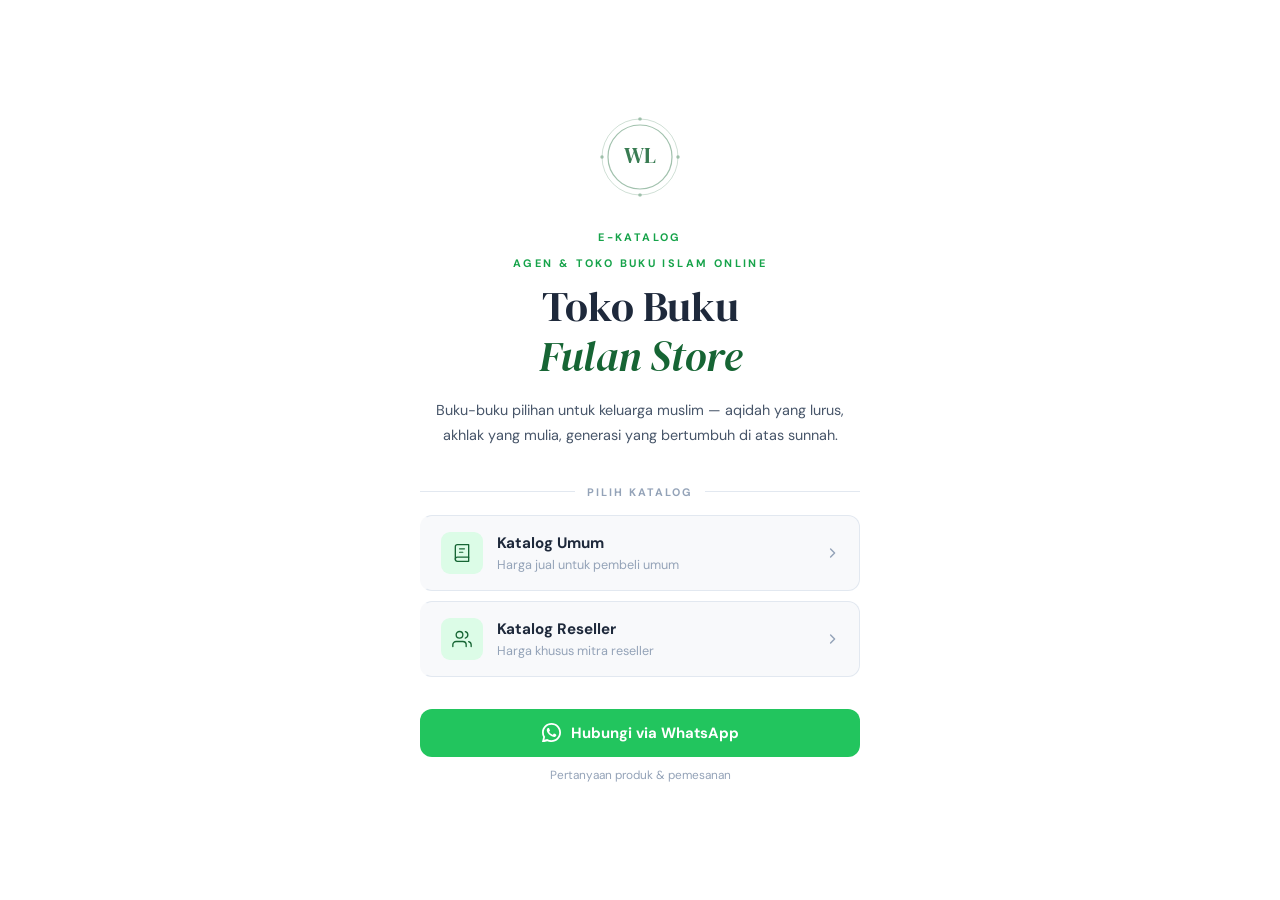
<file: index.html>
<!DOCTYPE html>
<html lang="id">
<head>
  <meta charset="UTF-8">
  <meta name="viewport" content="width=device-width, initial-scale=1.0">
  <title>Pustaka Salafiyah – Salafi Kids</title>
  <link rel="preconnect" href="https://fonts.googleapis.com">
  <link rel="preconnect" href="https://fonts.gstatic.com" crossorigin>
  <link href="https://fonts.googleapis.com/css2?family=DM+Sans:ital,wght@0,400;0,500;0,600;0,700;0,800;1,400&family=DM+Serif+Display:ital@0;1&display=swap" rel="stylesheet">
  <link rel="stylesheet" href="style.css">
</head>
<body class="home-page">

  <main class="home-center">

    <!-- Monogram logo mark -->
    <div class="home-logomark" aria-hidden="true">
      <svg viewBox="0 0 80 80" fill="none" xmlns="http://www.w3.org/2000/svg" width="80" height="80">
        <!-- Cincin luar -->
        <circle cx="40" cy="40" r="38" stroke="#166534" stroke-width="0.8" opacity="0.25"/>
        <!-- Cincin dalam -->
        <circle cx="40" cy="40" r="32" stroke="#166534" stroke-width="1.2" opacity="0.4"/>
        <!-- Dots pada cincin luar di 4 titik kardinal -->
        <circle cx="40" cy="2"  r="1.8" fill="#166534" opacity="0.35"/>
        <circle cx="40" cy="78" r="1.8" fill="#166534" opacity="0.35"/>
        <circle cx="2"  cy="40" r="1.8" fill="#166534" opacity="0.35"/>
        <circle cx="78" cy="40" r="1.8" fill="#166534" opacity="0.35"/>
        <!-- Monogram WL -->
        <text x="40" y="46"
          font-family="DM Serif Display, Georgia, serif"
          font-size="22"
          font-weight="400"
          text-anchor="middle"
          fill="#166534"
          opacity="0.85">WL</text>
      </svg>
    </div>

    <!-- Brand -->
    <header class="home-header">
      <p class="home-eyebrow">E-Katalog</p>
      <p class="home-eyebrow">Agen & Toko Buku Islam Online</p>
      <h1 class="home-brand-name">
        Toko Buku<br>
        <em>Fulan Store</em>
      </h1>
      <p class="home-tagline">
        Buku-buku pilihan untuk keluarga muslim — aqidah yang lurus, akhlak yang mulia, generasi yang bertumbuh di atas sunnah.
      </p>
    </header>

    <!-- Nav section -->
    <section class="home-nav-section">
      <div class="section-rule">
        <span></span>
        <p>Pilih Katalog</p>
        <span></span>
      </div>

      <nav class="home-nav">
        <a href="umum.html" class="nav-card">
          <div class="nav-card-icon">
            <svg viewBox="0 0 24 24" fill="none" width="20" height="20">
              <path d="M4 19.5A2.5 2.5 0 016.5 17H20" stroke="currentColor" stroke-width="1.6" stroke-linecap="round"/>
              <path d="M6.5 2H20v20H6.5A2.5 2.5 0 014 19.5v-15A2.5 2.5 0 016.5 2z" stroke="currentColor" stroke-width="1.6" stroke-linejoin="round"/>
              <line x1="9" y1="7"  x2="15" y2="7"  stroke="currentColor" stroke-width="1.3" stroke-linecap="round"/>
              <line x1="9" y1="11" x2="13" y2="11" stroke="currentColor" stroke-width="1.3" stroke-linecap="round"/>
            </svg>
          </div>
          <div class="nav-card-body">
            <strong>Katalog Umum</strong>
            <span>Harga jual untuk pembeli umum</span>
          </div>
          <svg class="nav-card-chevron" viewBox="0 0 20 20" fill="none" width="16" height="16">
            <path d="M7 5l5 5-5 5" stroke="currentColor" stroke-width="1.8" stroke-linecap="round" stroke-linejoin="round"/>
          </svg>
        </a>

        <a href="reseller.html" class="nav-card">
          <div class="nav-card-icon">
            <svg viewBox="0 0 24 24" fill="none" width="20" height="20">
              <path d="M17 21v-2a4 4 0 00-4-4H5a4 4 0 00-4 4v2" stroke="currentColor" stroke-width="1.6" stroke-linecap="round"/>
              <circle cx="9" cy="7" r="4" stroke="currentColor" stroke-width="1.6"/>
              <path d="M23 21v-2a4 4 0 00-3-3.87M16 3.13a4 4 0 010 7.75" stroke="currentColor" stroke-width="1.6" stroke-linecap="round"/>
            </svg>
          </div>
          <div class="nav-card-body">
            <strong>Katalog Reseller</strong>
            <span>Harga khusus mitra reseller</span>
          </div>
          <svg class="nav-card-chevron" viewBox="0 0 20 20" fill="none" width="16" height="16">
            <path d="M7 5l5 5-5 5" stroke="currentColor" stroke-width="1.8" stroke-linecap="round" stroke-linejoin="round"/>
          </svg>
        </a>
      </nav>
    </section>

    <!-- WA -->
    <footer class="home-footer">
      <a href="https://wa.me/6287738426088" target="_blank" class="wa-btn">
        <svg viewBox="0 0 24 24" fill="currentColor" width="19" height="19">
          <path d="M17.472 14.382c-.297-.149-1.758-.867-2.03-.967-.273-.099-.471-.148-.67.15-.197.297-.767.966-.94 1.164-.173.199-.347.223-.644.075-.297-.15-1.255-.463-2.39-1.475-.883-.788-1.48-1.761-1.653-2.059-.173-.297-.018-.458.13-.606.134-.133.298-.347.446-.52.149-.174.198-.298.298-.497.099-.198.05-.371-.025-.52-.075-.149-.669-1.612-.916-2.207-.242-.579-.487-.5-.669-.51-.173-.008-.371-.01-.57-.01-.198 0-.52.074-.792.372-.272.297-1.04 1.016-1.04 2.479 0 1.462 1.065 2.875 1.213 3.074.149.198 2.096 3.2 5.077 4.487.709.306 1.262.489 1.694.625.712.227 1.36.195 1.871.118.571-.085 1.758-.719 2.006-1.413.248-.694.248-1.289.173-1.413-.074-.124-.272-.198-.57-.347z"/>
          <path d="M12 0C5.373 0 0 5.373 0 12c0 2.117.549 4.107 1.51 5.833L.057 23.571a.75.75 0 00.921.921l5.739-1.453A11.943 11.943 0 0012 24c6.627 0 12-5.373 12-12S18.627 0 12 0zm0 21.75a9.728 9.728 0 01-4.964-1.356l-.355-.211-3.685.933.949-3.591-.232-.369A9.722 9.722 0 012.25 12C2.25 6.615 6.615 2.25 12 2.25S21.75 6.615 21.75 12 17.385 21.75 12 21.75z"/>
        </svg>
        Hubungi via WhatsApp
      </a>
      <p class="wa-note">Pertanyaan produk &amp; pemesanan</p>
    </footer>

  </main>

</body>
</html>
</file>
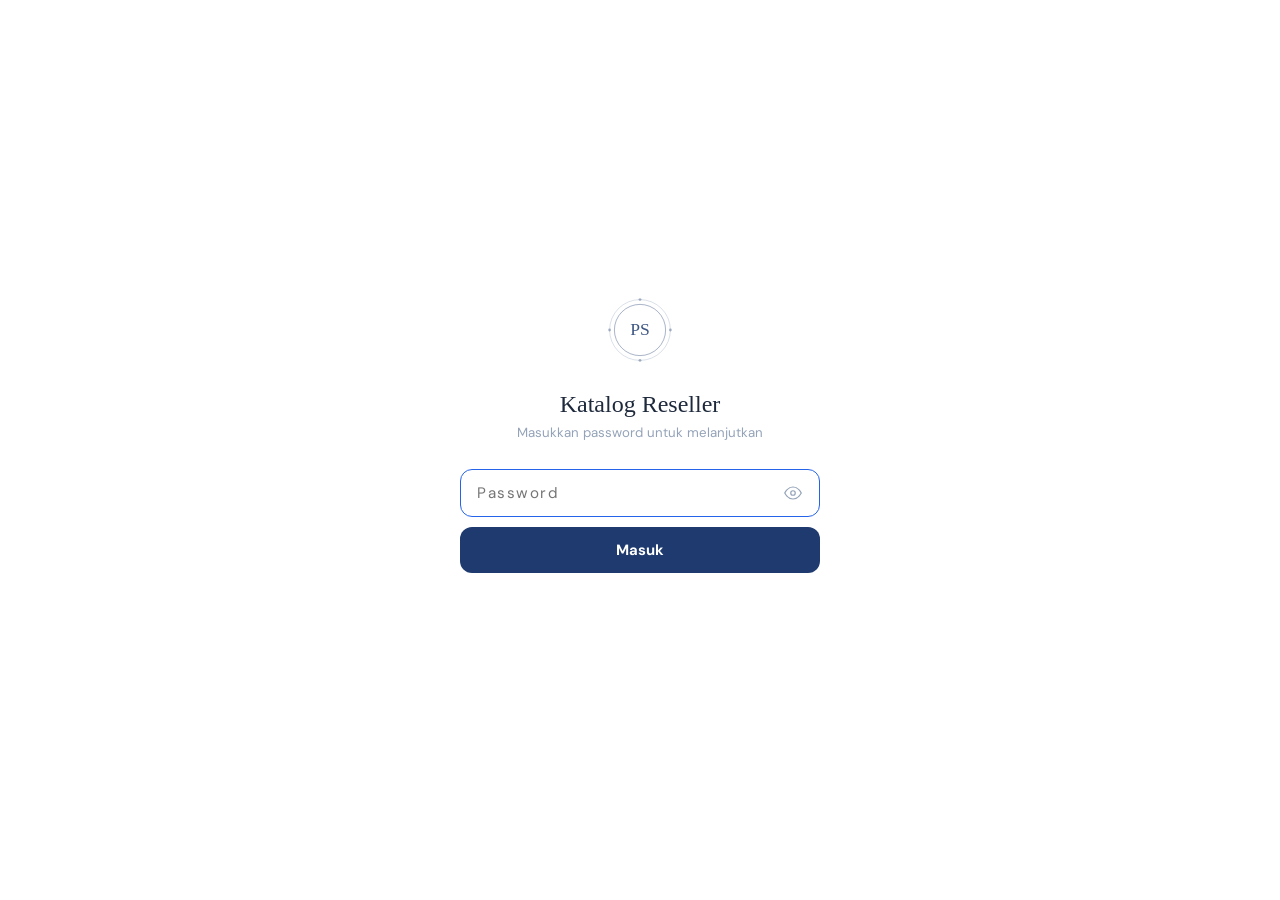
<file: reseller.html>
<!DOCTYPE html>
<html lang="id">
<head>
  <meta charset="UTF-8">
  <meta name="viewport" content="width=device-width, initial-scale=1.0">
  <title>Katalog Reseller – Pustaka Salafiyah</title>
  <link rel="preconnect" href="https://fonts.googleapis.com">
  <link rel="preconnect" href="https://fonts.gstatic.com" crossorigin>
  <link href="https://fonts.googleapis.com/css2?family=DM+Sans:wght@400;500;600;700;800&display=swap" rel="stylesheet">
  <link rel="stylesheet" href="style.css">
</head>
<body class="catalog-page reseller-page">

<!-- Password Gate -->
<div class="pw-gate" id="pwGate">
  <div class="pw-box">
    <div class="pw-logo">
      <svg viewBox="0 0 80 80" fill="none" width="64" height="64">
        <circle cx="40" cy="40" r="38" stroke="#1E3A6E" stroke-width="0.8" opacity="0.25"/>
        <circle cx="40" cy="40" r="32" stroke="#1E3A6E" stroke-width="1.2" opacity="0.4"/>
        <circle cx="40" cy="2"  r="1.8" fill="#1E3A6E" opacity="0.35"/>
        <circle cx="40" cy="78" r="1.8" fill="#1E3A6E" opacity="0.35"/>
        <circle cx="2"  cy="40" r="1.8" fill="#1E3A6E" opacity="0.35"/>
        <circle cx="78" cy="40" r="1.8" fill="#1E3A6E" opacity="0.35"/>
        <text x="40" y="46" font-family="Georgia, serif" font-size="22"
          text-anchor="middle" fill="#1E3A6E" opacity="0.85">PS</text>
      </svg>
    </div>
    <p class="pw-title">Katalog Reseller</p>
    <p class="pw-sub">Masukkan password untuk melanjutkan</p>
    <div class="pw-input-wrap">
      <input class="pw-input" type="password" id="pwInput"
        placeholder="Password" autocomplete="current-password">
      <button class="pw-toggle" id="pwToggle" type="button" aria-label="Tampilkan password">
        <svg id="eyeIcon" viewBox="0 0 24 24" fill="none" width="18" height="18">
          <path d="M1 12s4-8 11-8 11 8 11 8-4 8-11 8-11-8-11-8z"
            stroke="currentColor" stroke-width="1.6"/>
          <circle cx="12" cy="12" r="3" stroke="currentColor" stroke-width="1.6"/>
        </svg>
      </button>
    </div>
    <button class="pw-btn" id="pwSubmit">Masuk</button>
    <p class="pw-error" id="pwError"></p>
  </div>
</div>

  <!-- Header sticky -->
  <header class="cat-header" id="catHeader">
    <div class="cat-header-inner">
      <a href="index.html" class="back-link">
        <svg viewBox="0 0 20 20" fill="none" width="16" height="16">
          <path d="M13 5l-5 5 5 5" stroke="currentColor" stroke-width="2" stroke-linecap="round" stroke-linejoin="round"/>
        </svg>
        Beranda
      </a>
      <div class="cat-header-title">
        <p class="cat-eyebrow">Pustaka Salafiyah · Salafi Kids</p>
        <h1>Katalog Reseller</h1>
      </div>
      <a href="https://wa.me/6287738426088" target="_blank" class="wa-icon-btn" title="Tanya via WhatsApp">
        <svg viewBox="0 0 24 24" fill="currentColor" width="19" height="19">
          <path d="M17.472 14.382c-.297-.149-1.758-.867-2.03-.967-.273-.099-.471-.148-.67.15-.197.297-.767.966-.94 1.164-.173.199-.347.223-.644.075-.297-.15-1.255-.463-2.39-1.475-.883-.788-1.48-1.761-1.653-2.059-.173-.297-.018-.458.13-.606.134-.133.298-.347.446-.52.149-.174.198-.298.298-.497.099-.198.05-.371-.025-.52-.075-.149-.669-1.612-.916-2.207-.242-.579-.487-.5-.669-.51-.173-.008-.371-.01-.57-.01-.198 0-.52.074-.792.372-.272.297-1.04 1.016-1.04 2.479 0 1.462 1.065 2.875 1.213 3.074.149.198 2.096 3.2 5.077 4.487.709.306 1.262.489 1.694.625.712.227 1.36.195 1.871.118.571-.085 1.758-.719 2.006-1.413.248-.694.248-1.289.173-1.413-.074-.124-.272-.198-.57-.347z"/>
          <path d="M12 0C5.373 0 0 5.373 0 12c0 2.117.549 4.107 1.51 5.833L.057 23.571a.75.75 0 00.921.921l5.739-1.453A11.943 11.943 0 0012 24c6.627 0 12-5.373 12-12S18.627 0 12 0zm0 21.75a9.728 9.728 0 01-4.964-1.356l-.355-.211-3.685.933.949-3.591-.232-.369A9.722 9.722 0 012.25 12C2.25 6.615 6.615 2.25 12 2.25S21.75 6.615 21.75 12 17.385 21.75 12 21.75z"/>
        </svg>
      </a>
    </div>
  </header>

  <!-- Toolbar: search + sort + kategori -->
  <div class="toolbar">
    <div class="toolbar-inner">
      <div class="toolbar-row1">
        <div class="search-wrap">
          <span class="search-icon">
            <svg viewBox="0 0 20 20" fill="none" width="16" height="16">
              <circle cx="8.5" cy="8.5" r="5.5" stroke="currentColor" stroke-width="1.6"/>
              <path d="M13 13l3.5 3.5" stroke="currentColor" stroke-width="1.6" stroke-linecap="round"/>
            </svg>
          </span>
          <input type="text" id="searchInput" placeholder="Cari judul atau penerbit…" autocomplete="off">
        </div>
        <div class="toolbar-row2">
            <select class="filter-select" id="publisherSelect">
                <option value="all">Semua penerbit</option>
            </select>
            <select class="sort-select" id="sortSelect">
                <option value="default">Urutan default</option>
                <option value="title-az">Judul A–Z</option>
                <option value="title-za">Judul Z–A</option>
                <option value="price-asc">Harga: Rendah–Tinggi</option>
                <option value="price-desc">Harga: Tinggi–Rendah</option>
            </select>
        </div>
      </div>
      <div class="category-scroll" id="categoryScroll">
        <button class="cat-chip active" data-cat="all">Semua</button>
      </div>
    </div>
  </div>

  <!-- Result info -->
  <div class="result-bar">
    <span id="resultCount"></span>
    <span id="pageInfo"></span>
  </div>

  <!-- States -->
  <div id="loading" class="state-msg">Memuat katalog…</div>
  <div id="errorMsg" class="state-msg state-error" style="display:none;"></div>

  <!-- Grid -->
  <main id="bookGrid" class="book-grid"></main>

  <!-- Pagination -->
  <div class="pagination" id="pagination"></div>

  <footer class="cat-footer">
    © Pustaka Salafiyah – Salafi Kids &nbsp;·&nbsp; Data diperbarui otomatis
  </footer>

  <script src="catalog.js"></script>
  <script>
    initCatalog({
      priceCol:     "Harga reseller",
      discountCol:  "Diskon reseller",
      basePriceCol: "Harga katalog"
    });
  </script>
<script>
  (function () {
    const PASS    = "katalog1234";
    const KEY     = "reseller_auth";
    const gate    = document.getElementById("pwGate");
    const input   = document.getElementById("pwInput");
    const submit  = document.getElementById("pwSubmit");
    const errMsg  = document.getElementById("pwError");
    const toggle  = document.getElementById("pwToggle");

    // Jika sudah auth di sesi ini, langsung sembunyikan gate
    if (sessionStorage.getItem(KEY) === "1") {
      gate.style.display = "none";
      return;
    }

    // Kunci scroll halaman di belakang gate
    document.body.style.overflow = "hidden";

    function attempt() {
      if (input.value === PASS) {
        sessionStorage.setItem(KEY, "1");
        gate.style.display = "none";
        document.body.style.overflow = "";
      } else {
        errMsg.textContent = "Password salah. Coba lagi.";
        input.value = "";
        input.focus();
      }
    }

    submit.addEventListener("click", attempt);
    input.addEventListener("keydown", e => { if (e.key === "Enter") attempt(); });

    // Toggle show/hide password
    toggle.addEventListener("click", () => {
      const isText = input.type === "text";
      input.type = isText ? "password" : "text";
      toggle.querySelector("svg").style.opacity = isText ? "1" : "0.4";
    });

    input.focus();
  })();
</script>
</body>
</html>
</file>
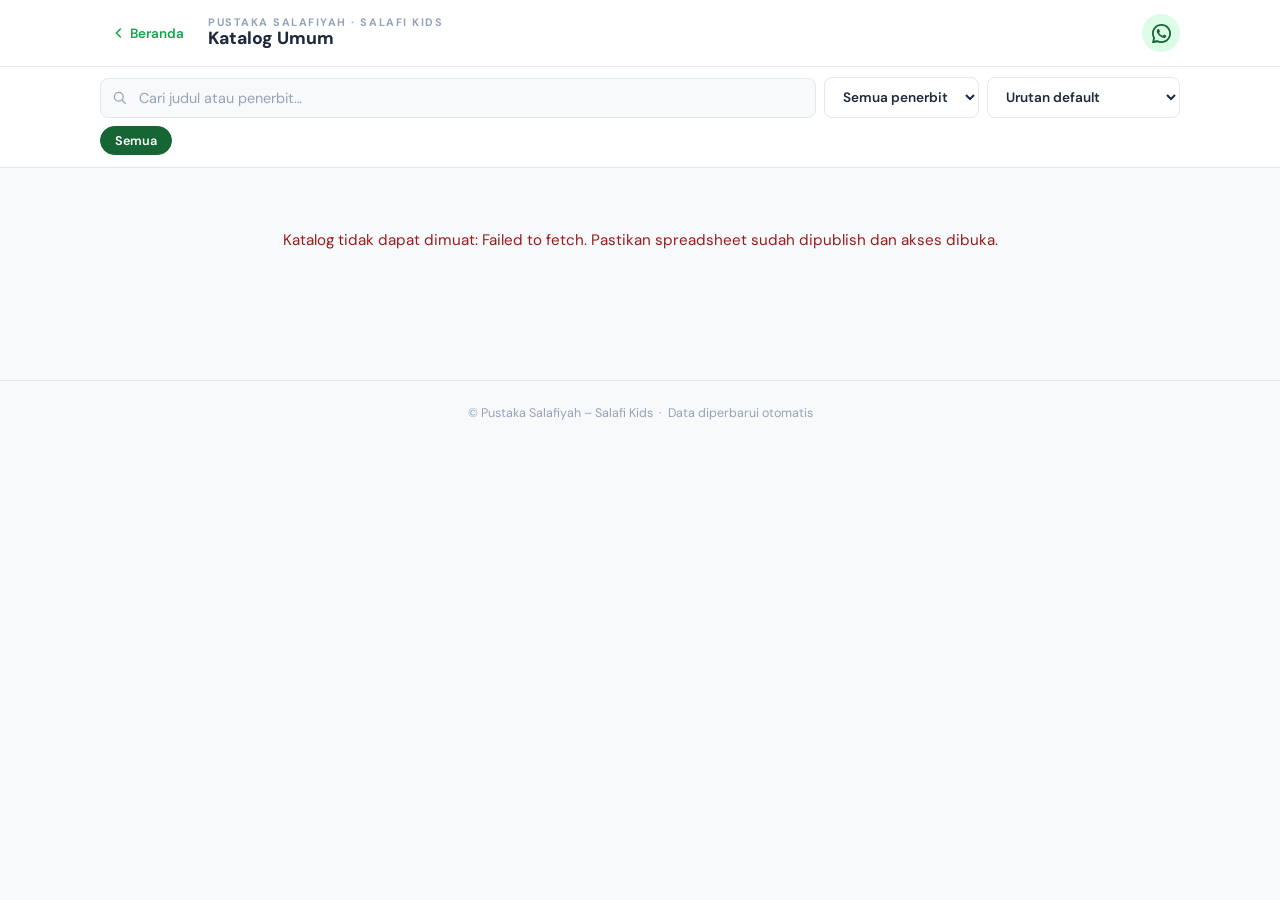
<file: umum.html>
<!DOCTYPE html>
<html lang="id">
<head>
  <meta charset="UTF-8">
  <meta name="viewport" content="width=device-width, initial-scale=1.0">
  <title>Katalog Umum – Pustaka Salafiyah</title>
  <link rel="preconnect" href="https://fonts.googleapis.com">
  <link rel="preconnect" href="https://fonts.gstatic.com" crossorigin>
  <link href="https://fonts.googleapis.com/css2?family=DM+Sans:wght@400;500;600;700;800&display=swap" rel="stylesheet">
  <link rel="stylesheet" href="style.css">
</head>
<body class="catalog-page">

  <!-- Header sticky -->
  <header class="cat-header" id="catHeader">
    <div class="cat-header-inner">
      <a href="index.html" class="back-link">
        <svg viewBox="0 0 20 20" fill="none" width="16" height="16">
          <path d="M13 5l-5 5 5 5" stroke="currentColor" stroke-width="2" stroke-linecap="round" stroke-linejoin="round"/>
        </svg>
        Beranda
      </a>
      <div class="cat-header-title">
        <p class="cat-eyebrow">Pustaka Salafiyah · Salafi Kids</p>
        <h1>Katalog Umum</h1>
      </div>
      <a href="https://wa.me/6287738426088" target="_blank" class="wa-icon-btn" title="Tanya via WhatsApp">
        <svg viewBox="0 0 24 24" fill="currentColor" width="19" height="19">
          <path d="M17.472 14.382c-.297-.149-1.758-.867-2.03-.967-.273-.099-.471-.148-.67.15-.197.297-.767.966-.94 1.164-.173.199-.347.223-.644.075-.297-.15-1.255-.463-2.39-1.475-.883-.788-1.48-1.761-1.653-2.059-.173-.297-.018-.458.13-.606.134-.133.298-.347.446-.52.149-.174.198-.298.298-.497.099-.198.05-.371-.025-.52-.075-.149-.669-1.612-.916-2.207-.242-.579-.487-.5-.669-.51-.173-.008-.371-.01-.57-.01-.198 0-.52.074-.792.372-.272.297-1.04 1.016-1.04 2.479 0 1.462 1.065 2.875 1.213 3.074.149.198 2.096 3.2 5.077 4.487.709.306 1.262.489 1.694.625.712.227 1.36.195 1.871.118.571-.085 1.758-.719 2.006-1.413.248-.694.248-1.289.173-1.413-.074-.124-.272-.198-.57-.347z"/>
          <path d="M12 0C5.373 0 0 5.373 0 12c0 2.117.549 4.107 1.51 5.833L.057 23.571a.75.75 0 00.921.921l5.739-1.453A11.943 11.943 0 0012 24c6.627 0 12-5.373 12-12S18.627 0 12 0zm0 21.75a9.728 9.728 0 01-4.964-1.356l-.355-.211-3.685.933.949-3.591-.232-.369A9.722 9.722 0 012.25 12C2.25 6.615 6.615 2.25 12 2.25S21.75 6.615 21.75 12 17.385 21.75 12 21.75z"/>
        </svg>
      </a>
    </div>
  </header>

  <!-- Toolbar: search + sort + kategori -->
  <div class="toolbar">
    <div class="toolbar-inner">
      <div class="toolbar-row1">
        <div class="search-wrap">
          <span class="search-icon">
            <svg viewBox="0 0 20 20" fill="none" width="16" height="16">
              <circle cx="8.5" cy="8.5" r="5.5" stroke="currentColor" stroke-width="1.6"/>
              <path d="M13 13l3.5 3.5" stroke="currentColor" stroke-width="1.6" stroke-linecap="round"/>
            </svg>
          </span>
          <input type="text" id="searchInput" placeholder="Cari judul atau penerbit…" autocomplete="off">
        </div>
        <div class="toolbar-row2">
          <select class="filter-select" id="publisherSelect">
            <option value="all">Semua penerbit</option>
          </select>
          <select class="sort-select" id="sortSelect">
            <option value="default">Urutan default</option>
            <option value="title-az">Judul A–Z</option>
            <option value="title-za">Judul Z–A</option>
            <option value="price-asc">Harga: Rendah–Tinggi</option>
            <option value="price-desc">Harga: Tinggi–Rendah</option>
          </select>
        </div>
      </div>
      <div class="category-scroll" id="categoryScroll">
        <button class="cat-chip active" data-cat="all">Semua</button>
      </div>
    </div>
  </div>

  <!-- Result info -->
  <div class="result-bar">
    <span id="resultCount"></span>
    <span id="pageInfo"></span>
  </div>

  <!-- States -->
  <div id="loading" class="state-msg">Memuat katalog…</div>
  <div id="errorMsg" class="state-msg state-error" style="display:none;"></div>

  <!-- Grid -->
  <main id="bookGrid" class="book-grid"></main>

  <!-- Pagination -->
  <div class="pagination" id="pagination"></div>

  <footer class="cat-footer">
    © Pustaka Salafiyah – Salafi Kids &nbsp;·&nbsp; Data diperbarui otomatis
  </footer>

  <script src="catalog.js"></script>
  <script>
    initCatalog({
      priceCol:     "Harga jual",
      discountCol:  "Diskon jual",
      basePriceCol: "Harga katalog"
    });
  </script>
</body>
</html>
</file>
<file: style.css>
/* ===== TOKENS ===== */
:root {
  --white:      #FFFFFF;
  --surface:    #F8F9FB;
  --green-dark: #166534;
  --green:      #16A34A;
  --green-lt:   #DCFCE7;
  --green-ring: #BBF7D0;
  --ink:        #1E293B;
  --body:       #475569;
  --muted:      #94A3B8;
  --line:       #E2E8F0;
  --amber-bg:   #FEF9C3;
  --amber-tx:   #854D0E;
  --blue-bg:    #DBEAFE;
  --blue-tx:    #1E40AF;
  --red-tx:     #991B1B;
  --font:       'DM Sans', 'Inter', system-ui, sans-serif;
  --shadow-card: 0 1px 3px rgba(0,0,0,.06), 0 4px 12px rgba(0,0,0,.04);
  --shadow-lift: 0 4px 16px rgba(0,0,0,.08), 0 1px 4px rgba(0,0,0,.04);
  --radius:     12px;
  --radius-sm:  8px;
}

*, *::before, *::after { margin:0; padding:0; box-sizing:border-box; }

body {
  font-family: var(--font);
  background: var(--surface);
  color: var(--ink);
  -webkit-font-smoothing: antialiased;
  min-height: 100dvh;
}

/* ============================================================
   HOME PAGE — Centered premium
   ============================================================ */
.home-page {
  min-height: 100dvh;
  display: flex;
  align-items: center;
  justify-content: center;
  background: var(--white);
  padding: 48px 24px;
}

.home-center {
  width: 100%;
  max-width: 440px;
  display: flex;
  flex-direction: column;
  align-items: center;
  gap: 0;
}

/* Logo mark */
.home-logomark {
  margin-bottom: 28px;
}

/* Header */
.home-header {
  text-align: center;
  margin-bottom: 36px;
}

.home-eyebrow {
  font-size: 0.68rem;
  font-weight: 700;
  letter-spacing: 0.22em;
  text-transform: uppercase;
  color: var(--green);
  margin-bottom: 12px;
}

.home-brand-name {
  font-family: 'DM Serif Display', Georgia, serif;
  font-size: clamp(1.9rem, 6vw, 2.6rem);
  font-weight: 400;
  line-height: 1.2;
  color: var(--ink);
  margin-bottom: 16px;
}

.home-brand-name em {
  font-style: italic;
  color: var(--green-dark);
}

.home-tagline {
  font-size: 0.9rem;
  color: var(--body);
  line-height: 1.75;
  max-width: 32em;
}

/* Nav section */
.home-nav-section {
  width: 100%;
  margin-bottom: 32px;
}

.section-rule {
  display: flex;
  align-items: center;
  gap: 12px;
  margin-bottom: 16px;
}

.section-rule span {
  flex: 1;
  height: 1px;
  background: var(--line);
}

.section-rule p {
  font-size: 0.68rem;
  font-weight: 700;
  letter-spacing: 0.18em;
  text-transform: uppercase;
  color: var(--muted);
  white-space: nowrap;
}

.home-nav {
  display: flex;
  flex-direction: column;
  gap: 10px;
}

.nav-card {
  display: flex;
  align-items: center;
  gap: 14px;
  padding: 16px 18px;
  background: var(--surface);
  border: 1.5px solid var(--line);
  border-left: 3px solid transparent;
  border-radius: var(--radius);
  text-decoration: none;
  color: var(--ink);
  transition: border-color .15s, border-left-color .15s, background .15s, transform .12s;
}

.nav-card:hover {
  border-color: var(--line);
  border-left-color: var(--green);
  background: var(--white);
  transform: translateX(3px);
  box-shadow: var(--shadow-card);
}

.nav-card-icon {
  width: 42px;
  height: 42px;
  display: flex;
  align-items: center;
  justify-content: center;
  background: var(--green-lt);
  color: var(--green-dark);
  border-radius: 9px;
  flex-shrink: 0;
}

.nav-card-body {
  display: flex;
  flex-direction: column;
  gap: 3px;
  flex: 1;
}

.nav-card-body strong {
  font-size: 0.95rem;
  font-weight: 700;
  color: var(--ink);
}

.nav-card-body span {
  font-size: 0.79rem;
  color: var(--muted);
}

.nav-card-chevron {
  color: var(--muted);
  flex-shrink: 0;
  transition: transform .15s, color .15s;
}

.nav-card:hover .nav-card-chevron {
  transform: translateX(2px);
  color: var(--green);
}

/* Footer WA */
.home-footer {
  width: 100%;
  display: flex;
  flex-direction: column;
  align-items: center;
  gap: 10px;
}

.wa-btn {
  display: flex;
  align-items: center;
  justify-content: center;
  gap: 10px;
  width: 100%;
  padding: 14px 24px;
  background: #22C55E;
  color: #fff;
  font-family: var(--font);
  font-weight: 700;
  font-size: 0.93rem;
  border-radius: var(--radius);
  text-decoration: none;
  transition: background .15s, transform .1s;
}

.wa-btn:hover { background: #16A34A; transform: translateY(-1px); }

.wa-note {
  font-size: 0.74rem;
  color: var(--muted);
}

/* Responsive */
@media (max-width: 480px) {
  .home-page { padding: 40px 20px; }
  .home-brand-name { font-size: 1.8rem; }
}

/* ============================================================
   CATALOG — TOP HEADER (sticky, collapses on scroll via JS)
   ============================================================ */
.cat-header {
  position: sticky;
  top: 0;
  z-index: 100;
  background: var(--white);
  border-bottom: 1px solid var(--line);
  transition: padding .2s ease;
}

.cat-header-inner {
  max-width: 1120px;
  margin: 0 auto;
  padding: 14px 20px;
  display: flex;
  align-items: center;
  gap: 14px;
}

.back-link {
  display: inline-flex;
  align-items: center;
  gap: 4px;
  font-size: 0.84rem;
  font-weight: 600;
  color: var(--green);
  text-decoration: none;
  white-space: nowrap;
  flex-shrink: 0;
  padding: 6px 10px;
  border-radius: var(--radius-sm);
  transition: background .12s;
}

.back-link:hover { background: var(--green-lt); }

.cat-header-title { flex: 1; min-width: 0; }

.cat-eyebrow {
  font-size: 0.68rem;
  font-weight: 700;
  letter-spacing: 0.14em;
  text-transform: uppercase;
  color: var(--muted);
  line-height: 1;
  transition: opacity .2s;
}

.cat-header-title h1 {
  font-size: 1.1rem;
  font-weight: 800;
  color: var(--ink);
  white-space: nowrap;
  overflow: hidden;
  text-overflow: ellipsis;
}

.wa-icon-btn {
  display: flex;
  align-items: center;
  justify-content: center;
  width: 38px;
  height: 38px;
  background: var(--green-lt);
  color: var(--green-dark);
  border-radius: 50%;
  text-decoration: none;
  flex-shrink: 0;
  transition: background .12s;
}

.wa-icon-btn:hover { background: var(--green-ring); }

/* ============================================================
   TOOLBAR (search + sort + filter — sticky second row)
   ============================================================ */
.toolbar {
  position: sticky;
  top: 65px; /* tinggi header */
  z-index: 90;
  background: var(--white);
  border-bottom: 1px solid var(--line);
  padding: 10px 0;
}

.toolbar-inner {
  max-width: 1120px;
  margin: 0 auto;
  padding: 0 20px;
  display: flex;
  flex-direction: column;
  gap: 8px;
}

/* Row 1: search + sort */
.toolbar-row1 {
  display: flex;
  gap: 8px;
  align-items: center;
  flex-wrap: wrap;
}

.toolbar-row2 {
  display: flex;
  gap: 8px;
  flex-shrink: 0;
}

.search-wrap {
  flex: 1;
  position: relative;
}

.search-icon {
  position: absolute;
  left: 12px;
  top: 50%;
  transform: translateY(-50%);
  color: var(--muted);
  pointer-events: none;
  display: flex;
}

#searchInput {
  font-family: var(--font);
  font-size: 0.9rem;
  width: 100%;
  padding: 10px 14px 10px 38px;
  border: 1.5px solid var(--line);
  border-radius: var(--radius-sm);
  background: var(--surface);
  color: var(--ink);
  transition: border-color .12s;
}

#searchInput:focus {
  outline: none;
  border-color: var(--green);
  background: var(--white);
}

#searchInput::placeholder { color: var(--muted); }

.sort-select {
  font-family: var(--font);
  font-size: 0.85rem;
  font-weight: 600;
  padding: 10px 14px;
  border: 1.5px solid var(--line);
  border-radius: var(--radius-sm);
  background: var(--white);
  color: var(--ink);
  cursor: pointer;
  flex-shrink: 0;
  transition: border-color .12s;
}

.sort-select:focus {
  outline: none;
  border-color: var(--green);
}

.filter-select {
  font-family: var(--font);
  font-size: 0.85rem;
  font-weight: 600;
  padding: 10px 14px;
  border: 1.5px solid var(--line);
  border-radius: var(--radius-sm);
  background: var(--white);
  color: var(--ink);
  cursor: pointer;
  transition: border-color .12s;
}

.filter-select:focus {
  outline: none;
  border-color: var(--green);
}

/* Row 2: category chips */
.category-scroll {
  display: flex;
  gap: 6px;
  overflow-x: auto;
  scrollbar-width: none;
  padding-bottom: 2px;
}

.category-scroll::-webkit-scrollbar { display: none; }

.cat-chip {
  flex-shrink: 0;
  padding: 5px 14px;
  border-radius: 999px;
  border: 1.5px solid var(--line);
  background: var(--white);
  color: var(--body);
  font-family: var(--font);
  font-size: 0.79rem;
  font-weight: 600;
  cursor: pointer;
  transition: all .12s;
  white-space: nowrap;
}

.cat-chip:hover { border-color: var(--green); color: var(--green); }

.cat-chip.active {
  background: var(--green-dark);
  border-color: var(--green-dark);
  color: #fff;
}

/* ============================================================
   RESULT BAR
   ============================================================ */
.result-bar {
  max-width: 1120px;
  margin: 14px auto 2px;
  padding: 0 20px;
  display: flex;
  align-items: center;
  justify-content: space-between;
  font-size: 0.79rem;
  color: var(--muted);
  font-weight: 500;
}

/* ============================================================
   BOOK GRID
   ============================================================ */
.book-grid {
  max-width: 1120px;
  margin: 0 auto;
  padding: 10px 20px 28px;
  display: grid;
  grid-template-columns: repeat(auto-fill, minmax(310px, 1fr));
  gap: 12px;
}

/* ============================================================
   BOOK CARD — floating, no border
   ============================================================ */
.book-card {
  background: var(--white);
  border-radius: var(--radius);
  box-shadow: var(--shadow-card);
  display: flex;
  overflow: hidden;
  transition: box-shadow .15s, transform .15s;
}

.book-card:hover {
  box-shadow: var(--shadow-lift);
  transform: translateY(-2px);
}

/* Cover */

.book-cover {
  flex: 0 0 110px;
  /* width: 90px; */
  min-height: 120px;
  align-self: stretch;
  background: var(--green-lt);
  display: flex;
  align-items: center;
  justify-content: center;
  font-size: 1.4rem;
  color: var(--green-dark);
  overflow: hidden;
  position: relative;
}

.book-cover img {
  position: absolute;
  inset: 0;
  width: 100%;
  height: 100%;
  object-fit: cover;
}

/* Body */
.book-body {
  flex: 1;
  min-width: 0;
  /* padding: 12px 14px 12px; */
  padding: 11px 12px 11px;
  display: flex;
  flex-direction: column;
  gap: 5px;
}

.book-title {
  font-size: 0.9rem;
  font-weight: 700;
  line-height: 1.35;
  color: var(--ink);
  display: -webkit-box;
  -webkit-line-clamp: 2;
  line-clamp: 2;
  -webkit-box-orient: vertical;
  overflow: hidden;
}

.book-meta {
  display: flex;
  align-items: center;
  gap: 6px;
  flex-wrap: wrap;
}

.book-publisher {
  font-size: 0.73rem;
  font-weight: 700;
  color: var(--muted);
  text-transform: uppercase;
  letter-spacing: 0.06em;
}

.book-sampul {
  font-size: 0.71rem;
  color: var(--muted);
  background: var(--surface);
  padding: 1px 7px;
  border-radius: 4px;
}

.book-weight {
  font-size: 0.71rem;
  color: var(--muted);
}

/* Price */
.book-price-row {
  display: flex;
  align-items: center;
  gap: 6px;
  flex-wrap: wrap;
  margin-top: 2px;
}

.price-strike {
  font-size: 0.76rem;
  color: var(--muted);
  text-decoration: line-through;
}

.price-discount {
  font-size: 0.7rem;
  font-weight: 800;
  background: var(--amber-bg);
  color: var(--amber-tx);
  padding: 1px 6px;
  border-radius: 4px;
}

.price-final {
  font-size: 1rem;
  font-weight: 800;
  color: var(--green-dark);
}

/* Footer row */
.book-footer {
  display: flex;
  align-items: center;
  justify-content: space-between;
  gap: 8px;
  margin-top: auto;
  padding-top: 8px;
}

.status-badge {
  font-size: 0.67rem;
  font-weight: 800;
  letter-spacing: 0.06em;
  text-transform: uppercase;
  padding: 3px 9px;
  border-radius: 5px;
}

.status-badge.tersedia {
  background: var(--green-lt);
  color: var(--green-dark);
}

.status-badge.habis {
  background: var(--surface);
  color: var(--muted);
}

.status-badge.pre-order {
  background: var(--blue-bg);
  color: var(--blue-tx);
}

.detail-btn {
  display: inline-flex;
  align-items: center;
  gap: 4px;
  font-family: var(--font);
  font-size: 0.74rem;
  font-weight: 700;
  color: var(--green-dark);
  text-decoration: none;
  padding: 5px 11px;
  background: var(--green-lt);
  border-radius: 6px;
  transition: background .12s;
  white-space: nowrap;
  flex-shrink: 0;
}

.detail-btn:hover { background: var(--green-ring); }

/* ============================================================
   PAGINATION
   ============================================================ */
.pagination {
  max-width: 1120px;
  margin: 4px auto 40px;
  padding: 0 20px;
  display: flex;
  align-items: center;
  justify-content: center;
  gap: 5px;
  flex-wrap: wrap;
}

.pg-btn {
  min-width: 38px;
  height: 38px;
  padding: 0 12px;
  border-radius: var(--radius-sm);
  border: 1.5px solid var(--line);
  background: var(--white);
  color: var(--body);
  font-family: var(--font);
  font-size: 0.84rem;
  font-weight: 600;
  cursor: pointer;
  transition: all .12s;
}

.pg-btn:hover:not(:disabled) {
  border-color: var(--green);
  color: var(--green);
}

.pg-btn.active {
  background: var(--green-dark);
  border-color: var(--green-dark);
  color: #fff;
}

.pg-btn:disabled { opacity: .3; cursor: default; }

.pg-dots {
  width: 32px;
  height: 38px;
  display: flex;
  align-items: center;
  justify-content: center;
  font-size: 0.9rem;
  color: var(--muted);
}

/* ============================================================
   STATES
   ============================================================ */
.state-msg {
  max-width: 1120px;
  margin: 48px auto;
  padding: 0 20px;
  text-align: center;
  color: var(--muted);
  font-size: 0.95rem;
}

.state-error { color: var(--red-tx); }

.state-empty {
  grid-column: 1 / -1;
  padding: 48px 20px;
  text-align: center;
  color: var(--muted);
  font-size: 0.95rem;
  font-weight: 500;
}

/* ============================================================
   FOOTER
   ============================================================ */
.cat-footer {
  border-top: 1px solid var(--line);
  padding: 24px 20px;
  text-align: center;
  font-size: 0.78rem;
  color: var(--muted);
}

/* ============================================================
   RESPONSIVE
   ============================================================ */
@media (max-width: 600px) {
  .toolbar { top: 57px; }

  .cat-header-inner { padding: 12px 16px; }

  .cat-eyebrow { display: none; }

  .toolbar-inner { padding: 0 16px; }

  .book-grid {
    grid-template-columns: 1fr;
    padding: 10px 16px 24px;
    gap: 10px;
  }

  .result-bar { padding: 0 16px; }

  /* .book-cover { flex: 0 0 68px; width: 68px; } */

  .book-cover { flex: 0 0 110px; width: 90px; min-height: 110px; }

  .pagination { padding: 0 16px; gap: 4px; }

  .pg-btn { min-width: 34px; height: 34px; font-size: 0.8rem; }

  .toolbar-row1 {
    flex-wrap: wrap;
  }

  .search-wrap {
    flex: 1 1 100%; /* search penuh 1 baris */
  }

  .toolbar-row2 {
    width: 100%;
    display: flex;
    gap: 8px;
  }

  .filter-select,
  .sort-select {
    flex: 1;
    font-size: 0.78rem;
    padding: 10px 10px;
  }
}

/* ============================================================
   RESELLER PAGE — Override aksen warna ke navy/biru tua
   ============================================================ */
.reseller-page {
  --green-dark: #1E3A6E;
  --green:      #2563EB;
  --green-lt:   #DBEAFE;
  --green-ring: #BFDBFE;
}

/* Harga final pakai navy */
.reseller-page .price-final {
  color: #1E3A6E;
}

/* Badge tersedia pakai biru */
.reseller-page .status-badge.tersedia {
  background: #dcf4de;
  color: #14611d;
}

/* Tombol detail */
.reseller-page .detail-btn {
  color: #1E3A6E;
  background: #DBEAFE;
}

.reseller-page .detail-btn:hover {
  background: #BFDBFE;
}

/* Chip aktif */
.reseller-page .cat-chip.active {
  background: #1E3A6E;
  border-color: #1E3A6E;
}

/* Pagination aktif */
.reseller-page .pg-btn.active {
  background: #1E3A6E;
  border-color: #1E3A6E;
}

/* WA icon btn */
.reseller-page .wa-icon-btn {
  background: #DBEAFE;
  color: #1E3A6E;
}

.reseller-page .wa-icon-btn:hover {
  background: #BFDBFE;
}

/* Back link */
.reseller-page .back-link {
  color: #2563EB;
}

.reseller-page .back-link:hover {
  background: #DBEAFE;
}

/* Search & sort focus */
.reseller-page #searchInput:focus {
  border-color: #2563EB;
}

.reseller-page .sort-select:focus {
  border-color: #2563EB;
}

/* Hover pada cat-chip */
.reseller-page .cat-chip:hover {
  border-color: #2563EB;
  color: #2563EB;
}

/* Hover pada nav card */
.reseller-page .pg-btn:hover:not(:disabled) {
  border-color: #2563EB;
  color: #2563EB;
}

/* Card hover border */
.reseller-page .book-card:hover {
  border-color: #BFDBFE;
}

/* ============================================================
   PASSWORD GATE
   ============================================================ */
.pw-gate {
  position: fixed;
  inset: 0;
  z-index: 999;
  background: var(--white);
  display: flex;
  align-items: center;
  justify-content: center;
  padding: 24px;
}

.pw-box {
  width: 100%;
  max-width: 360px;
  display: flex;
  flex-direction: column;
  align-items: center;
  gap: 0;
}

.pw-logo {
  margin-bottom: 24px;
}

.pw-title {
  font-family: 'DM Serif Display', Georgia, serif;
  font-size: 1.5rem;
  font-weight: 400;
  color: var(--ink);
  text-align: center;
  margin-bottom: 6px;
}

.pw-sub {
  font-size: 0.83rem;
  color: var(--muted);
  text-align: center;
  margin-bottom: 28px;
}

.pw-input-wrap {
  width: 100%;
  position: relative;
  margin-bottom: 10px;
}

.pw-input {
  font-family: var(--font);
  font-size: 0.95rem;
  width: 100%;
  padding: 13px 46px 13px 16px;
  border: 1.5px solid var(--line);
  border-radius: var(--radius);
  background: var(--surface);
  color: var(--ink);
  letter-spacing: 0.1em;
  transition: border-color .15s;
}

.pw-input:focus {
  outline: none;
  border-color: #2563EB;
  background: var(--white);
}

.pw-toggle {
  position: absolute;
  right: 14px;
  top: 50%;
  transform: translateY(-50%);
  background: none;
  border: none;
  cursor: pointer;
  color: var(--muted);
  display: flex;
  padding: 4px;
}

.pw-btn {
  font-family: var(--font);
  font-size: 0.93rem;
  font-weight: 700;
  width: 100%;
  padding: 13px;
  background: #1E3A6E;
  color: #fff;
  border: none;
  border-radius: var(--radius);
  cursor: pointer;
  transition: background .15s;
  margin-bottom: 12px;
}

.pw-btn:hover { background: #2563EB; }

.pw-error {
  font-size: 0.8rem;
  color: var(--red-tx);
  text-align: center;
  min-height: 18px;
}
</file>
